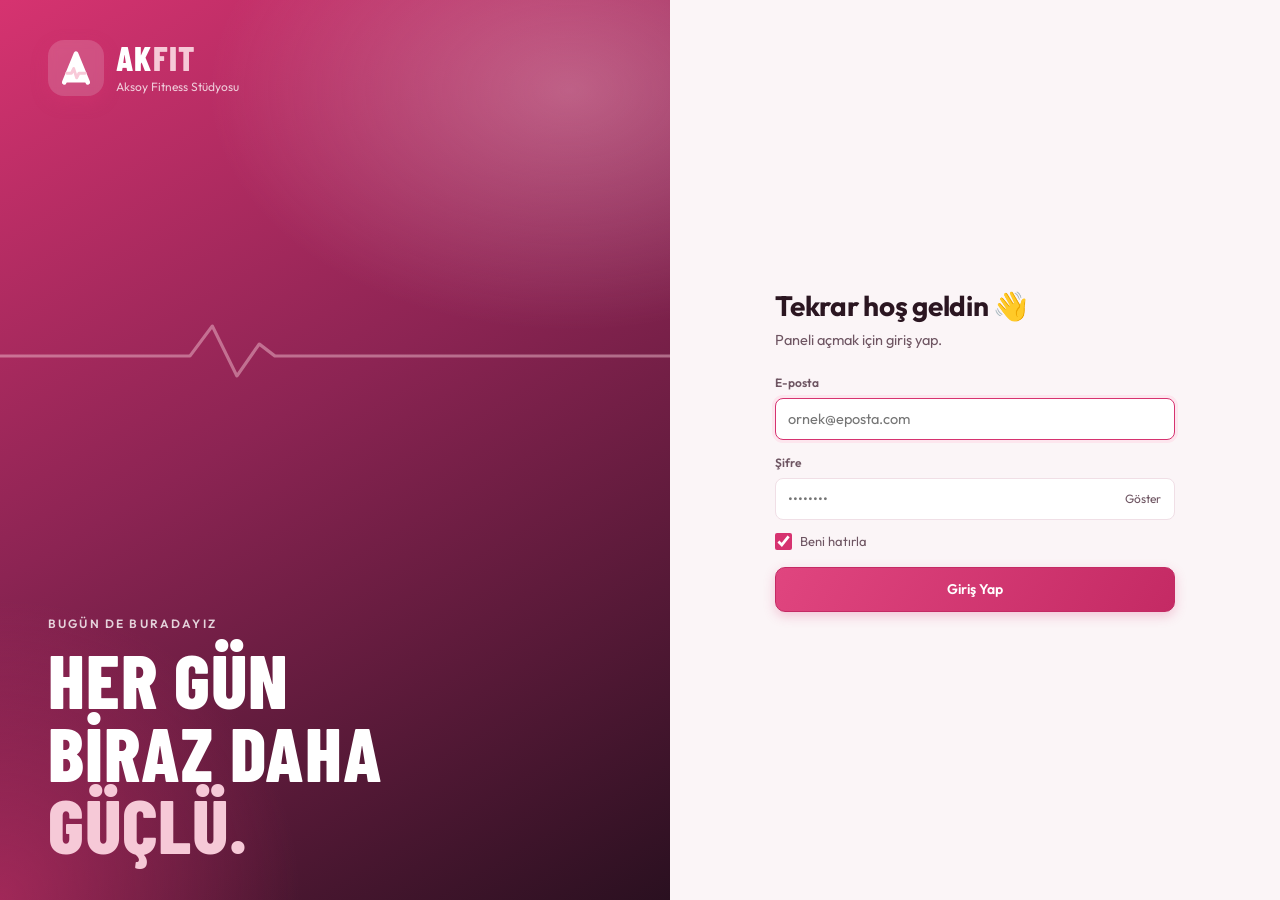
<file: index.html>
<!doctype html>
<html lang="tr">
<head>
  <meta charset="utf-8">
  <meta name="viewport" content="width=device-width, initial-scale=1">
  <title>Akfit · Aksoy Fitness Stüdyosu</title>
  <meta name="description" content="Akfit Aksoy Fitness Stüdyosu üyelik, turnike ve antrenman programı yönetim paneli">
  <link rel="icon" href="data:image/svg+xml,%3Csvg xmlns=%27http://www.w3.org/2000/svg%27 viewBox=%270 0 64 64%27%3E%3Crect width=%2764%27 height=%2764%27 rx=%2716%27 fill=%27%23d63370%27/%3E%3Cg fill=%27none%27 stroke=%27white%27 stroke-linecap=%27round%27 stroke-linejoin=%27round%27%3E%3Cpath d=%27M14 54 L32 10 L50 54%27 stroke-width=%277%27/%3E%3Cpath d=%27M18 40 H25 L28.5 33 L33 47 L36.5 40 H46%27 stroke=%27%23f8c9d8%27 stroke-width=%274.5%27/%3E%3C/g%3E%3C/svg%3E">
  <link rel="stylesheet" href="css/fonts.css?v=6">
  <link rel="stylesheet" href="css/style.css?v=6">
  <script>
    try { const t = localStorage.getItem('tema'); if (t) document.documentElement.dataset.theme = t; } catch (e) {}
  </script>
</head>
<body>
  <!-- GİRİŞ EKRANI -->
  <section id="login-screen" class="login-screen" hidden>
    <div class="login-hero">
      <div class="brand brand-lg">
        <span class="brand-logo" aria-hidden="true"><svg viewBox="0 0 64 64" fill="none" stroke="currentColor" stroke-linecap="round" stroke-linejoin="round"><path d="M14 54 L32 10 L50 54" stroke-width="7"/><path d="M18 40 H25 L28.5 33 L33 47 L36.5 40 H46" stroke-width="4.5"/></svg></span>
        <div><div class="brand-name">AK<span>FIT</span></div><div class="brand-sub">Aksoy Fitness Stüdyosu</div></div>
      </div>
      <div class="hero-copy">
        <p class="hero-kicker">Bugün de buradayız</p>
        <h1>Her gün<br>biraz daha<br><em>güçlü.</em></h1>
      </div>
      <div class="hero-pulse" aria-hidden="true"><svg viewBox="0 0 600 80" preserveAspectRatio="none"><path d="M0 50 H170 L190 20 L212 70 L232 38 L246 50 H600" fill="none" stroke="currentColor" stroke-width="3" stroke-linecap="round" stroke-linejoin="round"/></svg></div>
    </div>
    <div class="login-side">
      <div class="login-card">
        <h2>Tekrar hoş geldin 👋</h2>
        <p class="login-lead">Paneli açmak için giriş yap.</p>
        <form id="login-form" novalidate>
          <label class="field">
            <span>E-posta</span>
            <input type="email" name="email" autocomplete="username" required placeholder="ornek@eposta.com">
          </label>
          <label class="field">
            <span>Şifre</span>
            <div class="pw-wrap">
              <input type="password" name="password" autocomplete="current-password" required placeholder="••••••••">
              <button type="button" class="pw-toggle" aria-label="Şifreyi göster">Göster</button>
            </div>
          </label>
          <label class="remember"><input type="checkbox" name="hatirla" checked> Beni hatırla</label>
          <p class="form-error" id="login-error" role="alert" hidden></p>
          <button type="submit" class="btn btn-primary btn-block">Giriş Yap</button>
        </form>
      </div>
    </div>
  </section>

  <!-- UYGULAMA -->
  <div id="app" class="app" hidden>
    <aside class="sidebar" id="sidebar">
      <div class="brand">
        <span class="brand-logo" aria-hidden="true">
          <svg viewBox="0 0 64 64" fill="none" stroke="currentColor" stroke-linecap="round" stroke-linejoin="round"><path d="M14 54 L32 10 L50 54" stroke-width="7"/><path d="M18 40 H25 L28.5 33 L33 47 L36.5 40 H46" stroke-width="4.5"/></svg>
        </span>
        <div>
          <div class="brand-name">AK<span>FIT</span></div>
          <div class="brand-sub">Aksoy Fitness Stüdyosu</div>
        </div>
      </div>
      <nav class="nav" id="nav">
        <a href="#/panel" data-route="panel"><svg viewBox="0 0 24 24"><path d="M3 13h8V3H3zm0 8h8v-6H3zm10 0h8V11h-8zm0-18v6h8V3z"/></svg>Gösterge Paneli</a>
        <a href="#/turnike" data-route="turnike"><svg viewBox="0 0 24 24"><path d="M10 17l5-5-5-5v3H3v4h7zm9-14h-8v2h8v14h-8v2h8a2 2 0 0 0 2-2V5a2 2 0 0 0-2-2z"/></svg>Turnike<span class="nav-badge" id="badge-icerde" hidden></span></a>
        <a href="#/uyeler" data-route="uyeler"><svg viewBox="0 0 24 24"><path d="M16 11a3 3 0 1 0 0-6 3 3 0 0 0 0 6zm-8 0a3 3 0 1 0 0-6 3 3 0 0 0 0 6zm0 2c-2.7 0-8 1.3-8 4v3h16v-3c0-2.7-5.3-4-8-4zm8 0c-.3 0-.7 0-1.1.1A4.2 4.2 0 0 1 17 17v3h7v-3c0-2.7-5.3-4-8-4z"/></svg>Üyeler<span class="nav-badge warn" id="badge-bitiyor" hidden></span></a>
        <a href="#/gecmis" data-route="gecmis"><svg viewBox="0 0 24 24"><path d="M13 3a9 9 0 0 0-9 9H1l4 4 4-4H6a7 7 0 1 1 2 4.9l-1.4 1.4A9 9 0 1 0 13 3zm-1 5v5l4.3 2.5.7-1.2-3.5-2.1V8z"/></svg>Giriş-Çıkış Geçmişi</a>
        <a href="#/programlar" data-route="programlar"><svg viewBox="0 0 24 24"><path d="M20.6 14.9l1.4-1.4-1.4-1.4-3.6 3.6-8.5-8.5L12.1 3.6 10.7 2.2 9.3 3.6 7.9 2.2 5.8 4.3 4.3 2.9 2.9 4.3l1.4 1.4-2.1 2.1 1.4 1.4-1.4 1.4 1.4 1.4 1.4-1.4 8.5 8.5-3.6 3.6 1.4 1.4 1.4-1.4 1.4 1.4 2.1-2.1 1.4 1.4 1.4-1.4-1.4-1.4 2.1-2.1z"/></svg>Antrenman &amp; Kadro</a>
        <a href="#/basvurular" data-route="basvurular"><svg viewBox="0 0 24 24"><path d="M20 4H4a2 2 0 0 0-2 2v12a2 2 0 0 0 2 2h16a2 2 0 0 0 2-2V6a2 2 0 0 0-2-2zm0 4l-8 5-8-5V6l8 5 8-5z"/></svg>Başvurular<span class="nav-badge warn" id="badge-basvuru" hidden></span></a>
        <a href="#/raporlar" data-route="raporlar"><svg viewBox="0 0 24 24"><path d="M5 9h3v11H5zm5.5-5h3v16h-3zM16 13h3v7h-3z"/></svg>Raporlar</a>
        <a href="#/ayarlar" data-route="ayarlar"><svg viewBox="0 0 24 24"><path d="M19.4 13a7.5 7.5 0 0 0 0-2l2.1-1.6-2-3.5-2.5 1a7.4 7.4 0 0 0-1.7-1L15 3h-4l-.4 2.7a7.4 7.4 0 0 0-1.7 1l-2.5-1-2 3.5L6.6 11a7.5 7.5 0 0 0 0 2l-2.1 1.6 2 3.5 2.5-1c.5.4 1.1.7 1.7 1L11 21h4l.4-2.7c.6-.3 1.2-.6 1.7-1l2.5 1 2-3.5zM13 15.5a3.5 3.5 0 1 1 0-7 3.5 3.5 0 0 1 0 7z" transform="translate(-1 0)"/></svg>Salon Ayarları</a>
        <a href="salon.html" target="_blank" rel="noopener"><svg viewBox="0 0 24 24"><path d="M12 2a10 10 0 1 0 0 20 10 10 0 0 0 0-20zm6.9 6h-3a15.6 15.6 0 0 0-1.4-3.6A8 8 0 0 1 18.9 8zM12 4a14 14 0 0 1 1.9 4h-3.8A14 14 0 0 1 12 4zM4.3 14a8.2 8.2 0 0 1 0-4h3.4a16.5 16.5 0 0 0 0 4zm.8 2h3a15.6 15.6 0 0 0 1.4 3.6A8 8 0 0 1 5.1 16zm3-8h-3a8 8 0 0 1 4.3-3.6C8.9 5.5 8.4 6.7 8.1 8zM12 20a14 14 0 0 1-1.9-4h3.8A14 14 0 0 1 12 20zm2.3-6H9.7a14.7 14.7 0 0 1 0-4h4.6a14.7 14.7 0 0 1 0 4zm.3 5.6a15.6 15.6 0 0 0 1.4-3.6h3a8 8 0 0 1-4.4 3.6zm1.7-5.6a16.5 16.5 0 0 0 0-4h3.4a8.2 8.2 0 0 1 0 4z"/></svg>Salon Sayfası ↗</a>
      </nav>
      <div class="sidebar-foot">
        <div class="side-quote" id="side-quote"></div>
        <div class="db-chip" title="Bağlı veritabanı"><span class="dot"></span>Supabase · PostgreSQL</div>
        <div class="side-credit">Akfit v1.0 · Yağmur Aksoy</div>
      </div>
    </aside>
    <div class="sidebar-backdrop" id="sidebar-backdrop"></div>

    <div class="main">
      <header class="topbar">
        <button class="icon-btn menu-btn" id="menu-btn" aria-label="Menüyü aç">
          <svg viewBox="0 0 24 24"><path d="M3 6h18v2H3zm0 5h18v2H3zm0 5h18v2H3z"/></svg>
        </button>
        <h1 class="page-title" id="page-title">Gösterge Paneli</h1>
        <div class="topbar-right">
          <div class="clock" id="clock" title="İstanbul saati"></div>
          <button class="icon-btn" id="theme-btn" aria-label="Tema değiştir" title="Açık / koyu tema">
            <svg viewBox="0 0 24 24"><path d="M12 3a9 9 0 1 0 9 9c0-.5 0-1-.1-1.4A5.5 5.5 0 0 1 13.4 3.1L12 3z"/></svg>
          </button>
          <div class="user-menu">
            <button class="user-btn" id="user-btn" aria-haspopup="true">
              <span class="avatar" id="user-avatar">Y</span>
              <span class="user-email" id="user-email"></span>
            </button>
            <div class="dropdown" id="user-dropdown" hidden>
              <button id="pw-change-btn">Şifre değiştir</button>
              <button id="logout-btn">Çıkış yap</button>
            </div>
          </div>
        </div>
      </header>
      <main id="view" class="view" tabindex="-1"></main>
    </div>
  </div>

  <div id="modal-root"></div>
  <div id="toast-root" class="toast-root" aria-live="polite"></div>

  <script src="vendor/supabase.js"></script>
  <script src="vendor/chart.umd.min.js"></script>
  <script src="js/config.js?v=6"></script>
  <script src="js/app.js?v=6"></script>
</body>
</html>
</file>
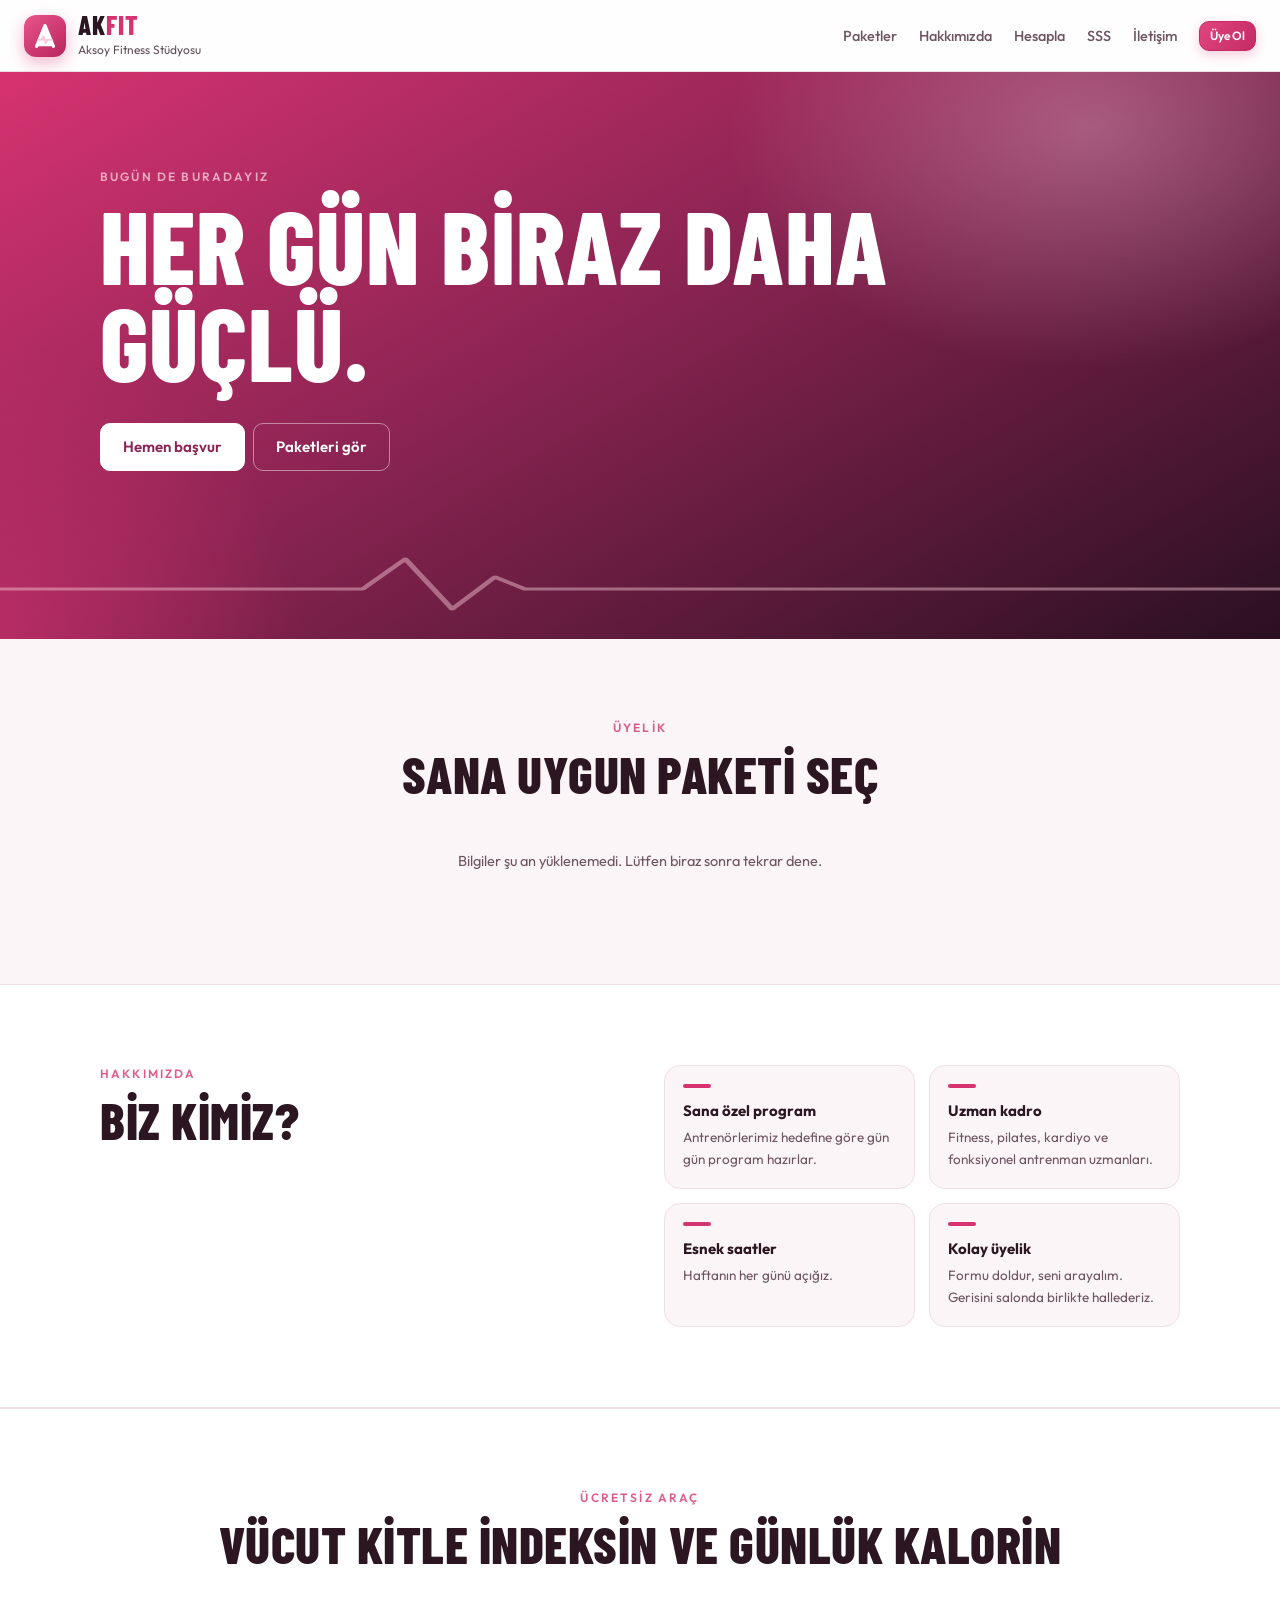
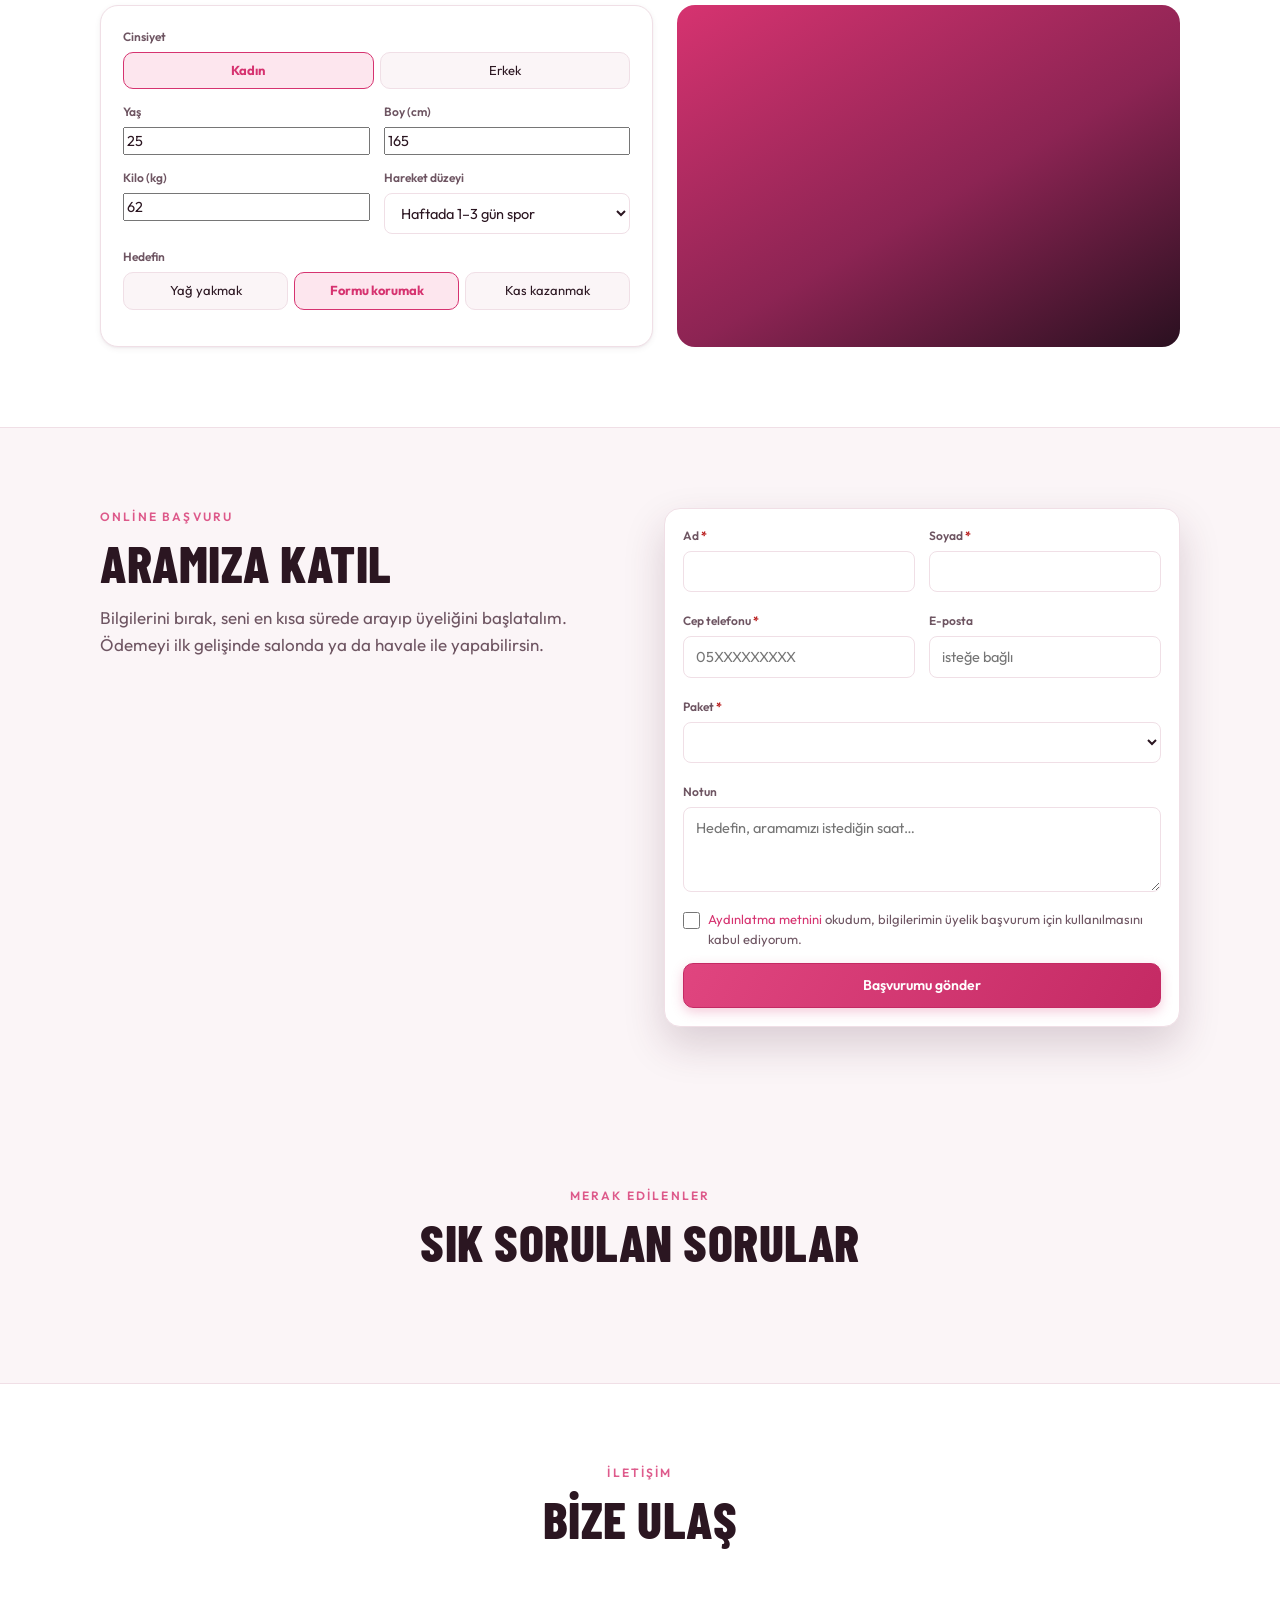
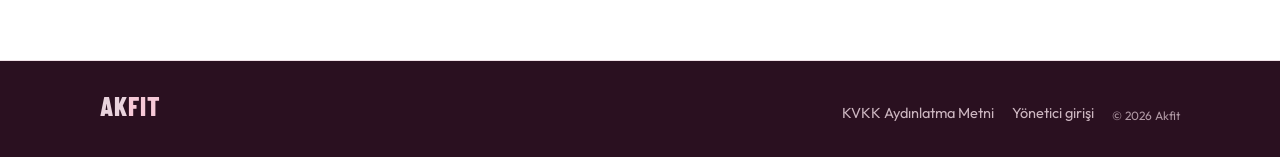
<file: salon.html>
<!doctype html>
<html lang="tr">
<head>
  <meta charset="utf-8">
  <meta name="viewport" content="width=device-width, initial-scale=1">
  <title>Akfit · Aksoy Fitness Stüdyosu</title>
  <meta name="description" content="Üyelik paketleri, çalışma saatleri, iletişim ve online üyelik başvurusu.">
  <link rel="icon" href="data:image/svg+xml,%3Csvg xmlns=%27http://www.w3.org/2000/svg%27 viewBox=%270 0 64 64%27%3E%3Crect width=%2764%27 height=%2764%27 rx=%2716%27 fill=%27%23d63370%27/%3E%3Cg fill=%27none%27 stroke=%27white%27 stroke-linecap=%27round%27 stroke-linejoin=%27round%27%3E%3Cpath d=%27M14 54 L32 10 L50 54%27 stroke-width=%277%27/%3E%3Cpath d=%27M18 40 H25 L28.5 33 L33 47 L36.5 40 H46%27 stroke=%27%23f8c9d8%27 stroke-width=%274.5%27/%3E%3C/g%3E%3C/svg%3E">
  <link rel="stylesheet" href="css/fonts.css?v=6">
  <link rel="stylesheet" href="css/style.css?v=6">
  <link rel="stylesheet" href="css/salon.css?v=6">
  <script>
    try { const t = localStorage.getItem('tema'); if (t) document.documentElement.dataset.theme = t; } catch (e) {}
  </script>
</head>
<body class="site">
  <div class="demo-bar" id="demo-bar" hidden></div>
  <div class="promo" id="promo" hidden><span id="promo-text"></span> <a href="#basvuru" data-need="basvuru">Başvur</a><button type="button" id="promo-x" aria-label="Kapat">✕</button></div>
  <header class="site-nav">
    <a class="brand" href="#top" aria-label="Ana sayfa">
      <span class="brand-logo" aria-hidden="true"><svg viewBox="0 0 64 64" fill="none" stroke="currentColor" stroke-linecap="round" stroke-linejoin="round"><path d="M14 54 L32 10 L50 54" stroke-width="7"/><path d="M18 40 H25 L28.5 33 L33 47 L36.5 40 H46" stroke-width="4.5"/></svg></span>
      <span><span class="brand-name" data-s="brand">AK<span>FIT</span></span><span class="brand-sub" data-s="salon_tam_adi">Aksoy Fitness Stüdyosu</span></span>
    </a>
    <nav class="site-links">
      <a href="#paketler">Paketler</a>
      <a href="#hakkimizda">Hakkımızda</a>
      <a href="#hesapla">Hesapla</a>
      <a href="#sss">SSS</a>
      <a href="#iletisim">İletişim</a>
      <a class="btn btn-primary btn-sm" href="#basvuru" data-need="basvuru">Üye Ol</a>
    </nav>
  </header>

  <main id="top">
    <section class="s-hero">
      <div class="s-wrap">
        <p class="hero-kicker" data-s="sehir_kicker">Bugün de buradayız</p>
        <h1 data-s="slogan">Her gün biraz daha güçlü.</h1>
        <div class="btn-row hero-cta">
          <a class="btn btn-light" href="#basvuru" data-need="basvuru">Hemen başvur</a>
          <a class="btn btn-ghost" href="#paketler">Paketleri gör</a>
        </div>
        <ul class="hero-facts" id="hero-facts"></ul>
      </div>
      <div class="hero-pulse" aria-hidden="true"><svg viewBox="0 0 600 80" preserveAspectRatio="none"><path d="M0 50 H170 L190 20 L212 70 L232 38 L246 50 H600" fill="none" stroke="currentColor" stroke-width="3" stroke-linecap="round" stroke-linejoin="round"/></svg></div>
    </section>

    <section class="s-section" id="paketler">
      <div class="s-wrap">
        <div class="s-head"><p class="hero-kicker">Üyelik</p><h2>Sana uygun paketi seç</h2></div>
        <p class="demo-note" id="demo-note" hidden><span>Fiyatlar örnektir. Salon kendi paketlerini ve fiyatlarını panelden girer.</span></p>
        <div class="pkg-grid" id="pkg-grid"><div class="loading"><div class="spinner"></div></div></div>
        <p class="muted small center" id="odeme-not"></p>
      </div>
    </section>

    <section class="s-section alt" id="hakkimizda">
      <div class="s-wrap two">
        <div>
          <p class="hero-kicker">Hakkımızda</p>
          <h2>Biz kimiz?</h2>
          <p class="lead" data-s="hakkimizda"></p>
        </div>
        <ul class="features">
          <li><b>Sana özel program</b><span>Antrenörlerimiz hedefine göre gün gün program hazırlar.</span></li>
          <li><b>Uzman kadro</b><span>Fitness, pilates, kardiyo ve fonksiyonel antrenman uzmanları.</span></li>
          <li><b>Esnek saatler</b><span data-s="calisma_saatleri">Haftanın her günü açığız.</span></li>
          <li><b>Kolay üyelik</b><span>Formu doldur, seni arayalım. Gerisini salonda birlikte hallederiz.</span></li>
        </ul>
      </div>
    </section>

    <section class="s-section" id="kadro" hidden>
      <div class="s-wrap">
        <div class="s-head"><p class="hero-kicker">Kadromuz</p><h2>Seni çalıştıracak ekip</h2></div>
        <div class="team-grid" id="team-grid"></div>
      </div>
    </section>

    <section class="s-section alt" id="hesapla">
      <div class="s-wrap">
        <div class="s-head"><p class="hero-kicker">Ücretsiz araç</p><h2>Vücut kitle indeksin ve günlük kalorin</h2></div>
        <div class="calc">
          <form id="calc-form" novalidate>
            <div class="form-grid">
              <div class="field full"><span>Cinsiyet</span><div class="seg"><label><input type="radio" name="cins" value="K" checked><span>Kadın</span></label><label><input type="radio" name="cins" value="E"><span>Erkek</span></label></div></div>
              <label class="field"><span>Yaş</span><input type="number" name="yas" min="14" max="90" value="25" inputmode="numeric"></label>
              <label class="field"><span>Boy (cm)</span><input type="number" name="boy" min="120" max="230" value="165" inputmode="numeric"></label>
              <label class="field"><span>Kilo (kg)</span><input type="number" name="kilo" min="30" max="250" value="62" inputmode="decimal" step="0.1"></label>
              <label class="field"><span>Hareket düzeyi</span><select name="akt">
                <option value="1.2">Hareketsiz (masa başı)</option>
                <option value="1.375" selected>Haftada 1–3 gün spor</option>
                <option value="1.55">Haftada 3–5 gün spor</option>
                <option value="1.725">Haftada 6–7 gün spor</option>
              </select></label>
              <div class="field full"><span>Hedefin</span><div class="seg"><label><input type="radio" name="hedef" value="-400"><span>Yağ yakmak</span></label><label><input type="radio" name="hedef" value="0" checked><span>Formu korumak</span></label><label><input type="radio" name="hedef" value="300"><span>Kas kazanmak</span></label></div></div>
            </div>
          </form>
          <div class="calc-out" id="calc-out" aria-live="polite"></div>
        </div>
      </div>
    </section>

    <section class="s-section" id="basvuru" data-need="basvuru">
      <div class="s-wrap two">
        <div>
          <p class="hero-kicker">Online başvuru</p>
          <h2>Aramıza katıl</h2>
          <p class="lead">Bilgilerini bırak, seni en kısa sürede arayıp üyeliğini başlatalım. Ödemeyi ilk gelişinde salonda ya da havale ile yapabilirsin.</p>
          <div class="pay-box" id="pay-box" hidden>
            <b>Havale / EFT bilgileri</b>
            <div class="iban" id="iban-text"></div>
            <div class="muted small" id="iban-alici"></div>
            <button type="button" class="btn btn-sm" id="iban-copy">IBAN'ı kopyala</button>
          </div>
        </div>
        <form class="card apply" id="apply-form" novalidate>
          <div class="card-body">
            <div id="apply-ok" class="gate-result ok" hidden></div>
            <p class="form-error" id="apply-err" hidden></p>
            <div class="form-grid">
              <label class="field"><span>Ad <b class="req">*</b></span><input type="text" name="ad" maxlength="50" autocomplete="given-name"><small class="field-err"></small></label>
              <label class="field"><span>Soyad <b class="req">*</b></span><input type="text" name="soyad" maxlength="50" autocomplete="family-name"><small class="field-err"></small></label>
              <label class="field"><span>Cep telefonu <b class="req">*</b></span><input type="tel" name="telefon" maxlength="14" inputmode="numeric" placeholder="05XXXXXXXXX" autocomplete="tel"><small class="field-err"></small></label>
              <label class="field"><span>E-posta</span><input type="email" name="eposta" maxlength="100" placeholder="isteğe bağlı" autocomplete="email"><small class="field-err"></small></label>
              <label class="field full"><span>Paket <b class="req">*</b></span><select name="paket_id"></select><small class="field-err"></small></label>
              <label class="field full"><span>Notun</span><textarea name="mesaj" rows="3" maxlength="500" placeholder="Hedefin, aramamızı istediğin saat…"></textarea></label>
              <label class="hp" aria-hidden="true">Web sitesi <input type="text" name="website" tabindex="-1" autocomplete="off"></label>
              <label class="remember full"><input type="checkbox" name="kvkk"> <span><a href="#" id="kvkk-link">Aydınlatma metnini</a> okudum, bilgilerimin üyelik başvurum için kullanılmasını kabul ediyorum.</span></label>
              <small class="field-err full" id="kvkk-err"></small>
            </div>
            <button type="submit" class="btn btn-primary btn-block">Başvurumu gönder</button>
          </div>
        </form>
      </div>
    </section>

    <section class="s-section" id="sss">
      <div class="s-wrap">
        <div class="s-head"><p class="hero-kicker">Merak edilenler</p><h2>Sık sorulan sorular</h2></div>
        <div class="faq" id="faq"></div>
      </div>
    </section>

    <section class="s-section alt" id="iletisim">
      <div class="s-wrap">
        <div class="s-head"><p class="hero-kicker">İletişim</p><h2>Bize ulaş</h2></div>
        <div class="contact-grid" id="contact-grid"></div>
      </div>
    </section>
  </main>

  <footer class="site-foot">
    <div class="s-wrap foot-row">
      <div>
        <div class="brand-name" data-s="brand">AK<span>FIT</span></div>
        <div class="small" id="foot-legal"></div>
      </div>
      <div class="foot-links">
        <a href="#" id="kvkk-link2">KVKK Aydınlatma Metni</a>
        <a href="./">Yönetici girişi</a>
        <span class="small">© <span id="yil"></span> <span data-s="salon_adi">Akfit</span></span>
      </div>
    </div>
  </footer>

  <a class="wa-fab" id="wa-fab" href="#" target="_blank" rel="noopener" hidden aria-label="WhatsApp'tan yaz">
    <svg viewBox="0 0 32 32"><path d="M16 3a13 13 0 0 0-11.2 19.6L3 29l6.6-1.7A13 13 0 1 0 16 3zm0 23.7c-2 0-4-.5-5.7-1.6l-.4-.2-3.9 1 1-3.8-.3-.4A10.7 10.7 0 1 1 16 26.7zm5.9-8c-.3-.2-1.9-1-2.2-1-.3-.1-.5-.2-.7.1l-1 1.2c-.2.2-.4.3-.7.1a8.8 8.8 0 0 1-4.4-3.8c-.3-.6.3-.5 1-1.7.1-.2 0-.4 0-.6l-1-2.4c-.3-.6-.5-.5-.7-.5h-.6c-.2 0-.6.1-.9.4-.3.3-1.1 1.1-1.1 2.7s1.2 3.1 1.3 3.3c.2.2 2.3 3.5 5.5 4.9 2 .9 2.8.9 3.8.8.6-.1 1.9-.8 2.2-1.5.3-.8.3-1.4.2-1.5l-.7-.5z" fill="currentColor"/></svg>
    <span>WhatsApp</span>
  </a>

  <div id="modal-root"></div>
  <script src="vendor/supabase.js"></script>
  <script src="js/config.js?v=6"></script>
  <script src="js/demolar.js?v=6"></script>
  <script src="js/salon.js?v=6"></script>
</body>
</html>
</file>
<file: css/fonts.css>
/* outfit-latin-ext-400-normal */
@font-face {
  font-family: 'Outfit';
  font-style: normal;
  font-display: swap;
  font-weight: 400;
  src: url(../fonts/outfit-latin-ext-400-normal.woff2) format('woff2');
  unicode-range: U+0100-02AF,U+0304,U+0308,U+0329,U+1E00-1E9F,U+1EF2-1EFF,U+2020,U+20A0-20AB,U+20AD-20C0,U+2113,U+2C60-2C7F,U+A720-A7FF;
}
/* outfit-latin-400-normal */
@font-face {
  font-family: 'Outfit';
  font-style: normal;
  font-display: swap;
  font-weight: 400;
  src: url(../fonts/outfit-latin-400-normal.woff2) format('woff2');
  unicode-range: U+0000-00FF,U+0131,U+0152-0153,U+02BB-02BC,U+02C6,U+02DA,U+02DC,U+0304,U+0308,U+0329,U+2000-206F,U+2074,U+20AC,U+2122,U+2191,U+2193,U+2212,U+2215,U+FEFF,U+FFFD;
}
/* outfit-latin-ext-500-normal */
@font-face {
  font-family: 'Outfit';
  font-style: normal;
  font-display: swap;
  font-weight: 500;
  src: url(../fonts/outfit-latin-ext-500-normal.woff2) format('woff2');
  unicode-range: U+0100-02AF,U+0304,U+0308,U+0329,U+1E00-1E9F,U+1EF2-1EFF,U+2020,U+20A0-20AB,U+20AD-20C0,U+2113,U+2C60-2C7F,U+A720-A7FF;
}
/* outfit-latin-500-normal */
@font-face {
  font-family: 'Outfit';
  font-style: normal;
  font-display: swap;
  font-weight: 500;
  src: url(../fonts/outfit-latin-500-normal.woff2) format('woff2');
  unicode-range: U+0000-00FF,U+0131,U+0152-0153,U+02BB-02BC,U+02C6,U+02DA,U+02DC,U+0304,U+0308,U+0329,U+2000-206F,U+2074,U+20AC,U+2122,U+2191,U+2193,U+2212,U+2215,U+FEFF,U+FFFD;
}
/* outfit-latin-ext-600-normal */
@font-face {
  font-family: 'Outfit';
  font-style: normal;
  font-display: swap;
  font-weight: 600;
  src: url(../fonts/outfit-latin-ext-600-normal.woff2) format('woff2');
  unicode-range: U+0100-02AF,U+0304,U+0308,U+0329,U+1E00-1E9F,U+1EF2-1EFF,U+2020,U+20A0-20AB,U+20AD-20C0,U+2113,U+2C60-2C7F,U+A720-A7FF;
}
/* outfit-latin-600-normal */
@font-face {
  font-family: 'Outfit';
  font-style: normal;
  font-display: swap;
  font-weight: 600;
  src: url(../fonts/outfit-latin-600-normal.woff2) format('woff2');
  unicode-range: U+0000-00FF,U+0131,U+0152-0153,U+02BB-02BC,U+02C6,U+02DA,U+02DC,U+0304,U+0308,U+0329,U+2000-206F,U+2074,U+20AC,U+2122,U+2191,U+2193,U+2212,U+2215,U+FEFF,U+FFFD;
}
/* outfit-latin-ext-700-normal */
@font-face {
  font-family: 'Outfit';
  font-style: normal;
  font-display: swap;
  font-weight: 700;
  src: url(../fonts/outfit-latin-ext-700-normal.woff2) format('woff2');
  unicode-range: U+0100-02AF,U+0304,U+0308,U+0329,U+1E00-1E9F,U+1EF2-1EFF,U+2020,U+20A0-20AB,U+20AD-20C0,U+2113,U+2C60-2C7F,U+A720-A7FF;
}
/* outfit-latin-700-normal */
@font-face {
  font-family: 'Outfit';
  font-style: normal;
  font-display: swap;
  font-weight: 700;
  src: url(../fonts/outfit-latin-700-normal.woff2) format('woff2');
  unicode-range: U+0000-00FF,U+0131,U+0152-0153,U+02BB-02BC,U+02C6,U+02DA,U+02DC,U+0304,U+0308,U+0329,U+2000-206F,U+2074,U+20AC,U+2122,U+2191,U+2193,U+2212,U+2215,U+FEFF,U+FFFD;
}
/* outfit-latin-ext-800-normal */
@font-face {
  font-family: 'Outfit';
  font-style: normal;
  font-display: swap;
  font-weight: 800;
  src: url(../fonts/outfit-latin-ext-800-normal.woff2) format('woff2');
  unicode-range: U+0100-02AF,U+0304,U+0308,U+0329,U+1E00-1E9F,U+1EF2-1EFF,U+2020,U+20A0-20AB,U+20AD-20C0,U+2113,U+2C60-2C7F,U+A720-A7FF;
}
/* outfit-latin-800-normal */
@font-face {
  font-family: 'Outfit';
  font-style: normal;
  font-display: swap;
  font-weight: 800;
  src: url(../fonts/outfit-latin-800-normal.woff2) format('woff2');
  unicode-range: U+0000-00FF,U+0131,U+0152-0153,U+02BB-02BC,U+02C6,U+02DA,U+02DC,U+0304,U+0308,U+0329,U+2000-206F,U+2074,U+20AC,U+2122,U+2191,U+2193,U+2212,U+2215,U+FEFF,U+FFFD;
}
/* barlow-condensed-latin-ext-600-normal */
@font-face {
  font-family: 'Barlow Condensed';
  font-style: normal;
  font-display: swap;
  font-weight: 600;
  src: url(../fonts/barlow-condensed-latin-ext-600-normal.woff2) format('woff2');
  unicode-range: U+0100-02AF,U+0304,U+0308,U+0329,U+1E00-1E9F,U+1EF2-1EFF,U+2020,U+20A0-20AB,U+20AD-20C0,U+2113,U+2C60-2C7F,U+A720-A7FF;
}
/* barlow-condensed-latin-600-normal */
@font-face {
  font-family: 'Barlow Condensed';
  font-style: normal;
  font-display: swap;
  font-weight: 600;
  src: url(../fonts/barlow-condensed-latin-600-normal.woff2) format('woff2');
  unicode-range: U+0000-00FF,U+0131,U+0152-0153,U+02BB-02BC,U+02C6,U+02DA,U+02DC,U+0304,U+0308,U+0329,U+2000-206F,U+2074,U+20AC,U+2122,U+2191,U+2193,U+2212,U+2215,U+FEFF,U+FFFD;
}
/* barlow-condensed-latin-ext-700-normal */
@font-face {
  font-family: 'Barlow Condensed';
  font-style: normal;
  font-display: swap;
  font-weight: 700;
  src: url(../fonts/barlow-condensed-latin-ext-700-normal.woff2) format('woff2');
  unicode-range: U+0100-02AF,U+0304,U+0308,U+0329,U+1E00-1E9F,U+1EF2-1EFF,U+2020,U+20A0-20AB,U+20AD-20C0,U+2113,U+2C60-2C7F,U+A720-A7FF;
}
/* barlow-condensed-latin-700-normal */
@font-face {
  font-family: 'Barlow Condensed';
  font-style: normal;
  font-display: swap;
  font-weight: 700;
  src: url(../fonts/barlow-condensed-latin-700-normal.woff2) format('woff2');
  unicode-range: U+0000-00FF,U+0131,U+0152-0153,U+02BB-02BC,U+02C6,U+02DA,U+02DC,U+0304,U+0308,U+0329,U+2000-206F,U+2074,U+20AC,U+2122,U+2191,U+2193,U+2212,U+2215,U+FEFF,U+FFFD;
}
/* barlow-condensed-latin-ext-800-normal */
@font-face {
  font-family: 'Barlow Condensed';
  font-style: normal;
  font-display: swap;
  font-weight: 800;
  src: url(../fonts/barlow-condensed-latin-ext-800-normal.woff2) format('woff2');
  unicode-range: U+0100-02AF,U+0304,U+0308,U+0329,U+1E00-1E9F,U+1EF2-1EFF,U+2020,U+20A0-20AB,U+20AD-20C0,U+2113,U+2C60-2C7F,U+A720-A7FF;
}
/* barlow-condensed-latin-800-normal */
@font-face {
  font-family: 'Barlow Condensed';
  font-style: normal;
  font-display: swap;
  font-weight: 800;
  src: url(../fonts/barlow-condensed-latin-800-normal.woff2) format('woff2');
  unicode-range: U+0000-00FF,U+0131,U+0152-0153,U+02BB-02BC,U+02C6,U+02DA,U+02DC,U+0304,U+0308,U+0329,U+2000-206F,U+2074,U+20AC,U+2122,U+2191,U+2193,U+2212,U+2215,U+FEFF,U+FFFD;
}
</file>
<file: css/style.css>
/* ================== TEMA ================== */
:root {
  --bg: #fbf5f7;
  --surface: #ffffff;
  --surface-2: #f9eef2;
  --border: #f0dfe6;
  --text: #2b1621;
  --text-2: #6e5562;
  --text-3: #a48a97;
  --primary: #d63370;
  --primary-600: #b8245c;
  --primary-soft: #fde6ee;
  --powder: #f6c9d7;
  --plum: #4a1d35;
  --ok: #15803d;      --ok-soft: #e7f6ec; --on-ok: #ffffff;
  --warn: #b45309;    --warn-soft: #fdf3e1;
  --bad: #b91c1c;     --bad-soft: #fde8e8;
  --info: #6d3fc0;    --info-soft: #f0e9fc;
  --muted-soft: #f3ebef;
  --shadow: 0 1px 2px rgba(74,29,53,.05), 0 2px 6px rgba(74,29,53,.06);
  --shadow-lg: 0 18px 40px rgba(74,29,53,.18);
  --radius: 16px;
  --sidebar: #2a1020;
  --sidebar-text: #e9d3dd;
  --font: "Outfit", system-ui, -apple-system, "Segoe UI", Roboto, sans-serif;
  --font-display: "Barlow Condensed", "Outfit", system-ui, sans-serif;
  color-scheme: light;
}
@media (prefers-color-scheme: dark) {
  :root:not([data-theme="light"]) {
    --bg: #150a10; --surface: #1f1118; --surface-2: #2a1720; --border: #3b2430;
    --text: #fbecf2; --text-2: #cfaebd; --text-3: #94788a;
    --primary: #ff5c93; --primary-600: #ff7aa7; --primary-soft: #431a2c; --powder: #6b2c45; --plum: #f6c9d7;
    --ok: #4ade80; --ok-soft: #13301f; --on-ok: #052e12; --warn: #fbbf24; --warn-soft: #362a10;
    --bad: #f87171; --bad-soft: #3a1818; --info: #b79cff; --info-soft: #261a44;
    --muted-soft: #2e1b25; --sidebar: #0f060b; --sidebar-text: #dcc0cc;
    --shadow: 0 1px 2px rgba(0,0,0,.4); --shadow-lg: 0 18px 40px rgba(0,0,0,.6);
    color-scheme: dark;
  }
}
:root[data-theme="dark"] {
  --bg: #150a10; --surface: #1f1118; --surface-2: #2a1720; --border: #3b2430;
  --text: #fbecf2; --text-2: #cfaebd; --text-3: #94788a;
  --primary: #ff5c93; --primary-600: #ff7aa7; --primary-soft: #431a2c; --powder: #6b2c45; --plum: #f6c9d7;
  --ok: #4ade80; --ok-soft: #13301f; --on-ok: #052e12; --warn: #fbbf24; --warn-soft: #362a10;
  --bad: #f87171; --bad-soft: #3a1818; --info: #b79cff; --info-soft: #261a44;
  --muted-soft: #2e1b25; --sidebar: #0f060b; --sidebar-text: #dcc0cc;
  --shadow: 0 1px 2px rgba(0,0,0,.4); --shadow-lg: 0 18px 40px rgba(0,0,0,.6);
  color-scheme: dark;
}

/* ================== TEMEL ================== */
* { box-sizing: border-box; }
html, body { margin: 0; height: 100%; }
body {
  background: var(--bg); color: var(--text);
  font: 14.5px/1.5 var(--font);
  -webkit-font-smoothing: antialiased;
}
[hidden] { display: none !important; }
a { color: var(--primary); text-decoration: none; }
a:hover { text-decoration: underline; }
h1, h2, h3 { margin: 0; line-height: 1.25; }
svg { width: 20px; height: 20px; fill: currentColor; flex: none; }
button, input, select, textarea { font: inherit; color: inherit; }
.muted { color: var(--text-2); }
.small { font-size: 12px; }
.num { font-variant-numeric: tabular-nums; }
.nowrap { white-space: nowrap; }

/* ================== GİRİŞ ================== */
.login-screen { min-height: 100%; display: grid; grid-template-columns: 1.1fr 1fr; background: var(--bg); }
.login-hero {
  position: relative; overflow: hidden; color: #fff; padding: 40px 48px; display: flex; flex-direction: column; justify-content: space-between;
  background:
    radial-gradient(600px 400px at 85% 10%, rgba(246,201,215,.35), transparent 60%),
    radial-gradient(500px 500px at 0% 100%, rgba(214,51,112,.55), transparent 60%),
    linear-gradient(150deg, #d63370 0%, #8c2453 45%, #2a1020 100%);
}
.login-hero .brand-logo { background: rgba(255,255,255,.16); backdrop-filter: blur(4px); }
.login-hero .brand-name span { color: #f6c9d7; }
.hero-copy { max-width: 460px; position: relative; z-index: 1; }
.hero-kicker { text-transform: uppercase; letter-spacing: .18em; font-size: 12px; font-weight: 600; opacity: .8; margin: 0 0 10px; }
.hero-copy h1 { font-family: var(--font-display); font-weight: 800; font-size: clamp(44px, 6vw, 76px); line-height: .95; text-transform: uppercase; letter-spacing: .01em; }
.hero-copy h1 em { font-style: normal; color: #f6c9d7; }
.hero-text { font-size: 16px; opacity: .85; margin: 18px 0 0; max-width: 360px; }
.hero-pulse { position: absolute; left: 0; right: 0; top: 34%; height: 80px; color: rgba(246,201,215,.45); }
.hero-pulse svg { width: 100%; height: 100%; }
.hero-pulse path { stroke-dasharray: 900; stroke-dashoffset: 900; animation: draw 2.4s ease-out .3s forwards; }
@keyframes draw { to { stroke-dashoffset: 0; } }
.login-side { display: flex; flex-direction: column; align-items: center; justify-content: center; padding: 32px 16px; gap: 18px; }
.login-card { width: 100%; max-width: 400px; }
.login-card h2 { font-size: 28px; font-weight: 700; letter-spacing: -.01em; }
.login-lead { color: var(--text-2); margin: 6px 0 24px; }
.login-note { margin: 20px 0 0; font-size: 12px; color: var(--text-3); }
.credit { font-size: 12px; color: var(--text-3); margin: 0; }
@media (max-width: 860px) {
  .login-screen { grid-template-columns: 1fr; }
  .login-hero { padding: 28px 20px 36px; gap: 28px; }
  .hero-copy h1 { font-size: 44px; }
  .hero-pulse { top: auto; bottom: 8px; height: 50px; }
}
.remember { display: flex; align-items: center; gap: 8px; margin: -2px 0 16px; font-size: 13px; color: var(--text-2); cursor: pointer; user-select: none; width: fit-content; }
.remember input { width: 17px; height: 17px; accent-color: var(--primary); margin: 0; }
.pw-wrap { position: relative; }
.pw-wrap input { padding-right: 72px; }
.pw-toggle {
  position: absolute; right: 6px; top: 50%; transform: translateY(-50%);
  border: 0; background: transparent; color: var(--text-2); font-size: 12px; cursor: pointer; padding: 6px 8px;
}

/* ================== DÜZEN ================== */
.app { display: flex; min-height: 100%; }
.sidebar {
  width: 248px; flex: none; background: var(--sidebar); color: var(--sidebar-text);
  display: flex; flex-direction: column; padding: 20px 14px; position: sticky; top: 0; height: 100vh;
}
.sidebar .brand { color: #fff; padding: 0 8px 20px; }
.brand { display: flex; align-items: center; gap: 12px; }
.brand-logo {
  width: 42px; height: 42px; border-radius: 12px; background: linear-gradient(140deg, #e8558b, #b8245c); color: #fff;
  box-shadow: 0 6px 16px rgba(214,51,112,.35);
  display: grid; place-items: center; flex: none;
}
.brand-logo svg { width: 30px; height: 30px; }
.brand-logo svg path + path { stroke: #f8c9d8; }
.brand-lg .brand-logo { width: 56px; height: 56px; border-radius: 16px; }
.brand-lg .brand-logo svg { width: 42px; height: 42px; }
.brand-name { font-family: var(--font-display); font-weight: 800; font-size: 26px; letter-spacing: .04em; line-height: 1; }
.brand-name span { color: #f6c9d7; }
.brand-lg .brand-name { font-size: 34px; }
.brand-sub { font-size: 12px; opacity: .75; margin-top: 3px; }
.nav { display: flex; flex-direction: column; gap: 2px; }
.nav a {
  display: flex; align-items: center; gap: 12px; padding: 10px 12px; border-radius: 8px;
  color: var(--sidebar-text); font-weight: 500;
}
.nav a:hover { background: rgba(246,201,215,.08); text-decoration: none; color: #fff; }
.nav a.active { background: linear-gradient(120deg, #d63370, #b8245c); color: #fff; box-shadow: 0 6px 14px rgba(214,51,112,.3); }
.nav a svg { opacity: .9; }
.nav-badge {
  margin-left: auto; background: rgba(255,255,255,.14); color: #fff; font-size: 11px; font-weight: 700;
  padding: 1px 8px; border-radius: 999px;
}
.nav-badge.warn { background: #f6c9d7; color: #4a1d35; }
.nav a.active .nav-badge { background: rgba(0,0,0,.2); color: #fff; }
.sidebar-foot { margin-top: auto; padding: 8px; display: flex; flex-direction: column; gap: 12px; }
.side-quote { font-size: 13px; line-height: 1.45; color: var(--sidebar-text); background: rgba(246,201,215,.07); border: 1px solid rgba(246,201,215,.12); border-radius: 12px; padding: 12px 14px; }
.side-quote b { display: block; color: #f6c9d7; font-size: 11px; letter-spacing: .12em; text-transform: uppercase; margin-bottom: 4px; }
.side-credit { font-size: 11px; opacity: .5; }
.db-chip { display: flex; align-items: center; gap: 8px; font-size: 12px; opacity: .75; }
.dot { width: 8px; height: 8px; border-radius: 50%; background: #22c55e; box-shadow: 0 0 0 3px rgba(34,197,94,.2); }

.main { flex: 1; min-width: 0; display: flex; flex-direction: column; }
.topbar {
  height: 64px; display: flex; align-items: center; gap: 12px; padding: 0 24px;
  background: var(--surface); border-bottom: 1px solid var(--border); position: sticky; top: 0; z-index: 20;
}
.page-title { font-size: 20px; font-weight: 700; flex: 1; min-width: 0; overflow: hidden; text-overflow: ellipsis; white-space: nowrap; }
.topbar-right { display: flex; align-items: center; gap: 8px; }
.clock { font-variant-numeric: tabular-nums; color: var(--text-2); font-size: 13px; padding: 0 8px; white-space: nowrap; }
.icon-btn {
  width: 38px; height: 38px; border-radius: 8px; border: 1px solid var(--border); background: var(--surface);
  display: grid; place-items: center; cursor: pointer; color: var(--text-2);
}
.icon-btn:hover { background: var(--surface-2); color: var(--text); }
.menu-btn { display: none; }
.user-menu { position: relative; }
.user-btn {
  display: flex; align-items: center; gap: 8px; border: 1px solid var(--border); background: var(--surface);
  border-radius: 999px; padding: 3px 12px 3px 3px; cursor: pointer;
}
.avatar {
  width: 30px; height: 30px; border-radius: 50%; background: var(--primary-soft); color: var(--primary);
  display: grid; place-items: center; font-weight: 700; font-size: 13px; flex: none;
}
.user-email { font-size: 13px; max-width: 200px; overflow: hidden; text-overflow: ellipsis; white-space: nowrap; }
.dropdown {
  position: absolute; right: 0; top: calc(100% + 6px); background: var(--surface); border: 1px solid var(--border);
  border-radius: 10px; box-shadow: var(--shadow-lg); min-width: 180px; padding: 6px; z-index: 50;
}
.dropdown button {
  display: block; width: 100%; text-align: left; border: 0; background: transparent; padding: 9px 12px;
  border-radius: 6px; cursor: pointer;
}
.dropdown button:hover { background: var(--surface-2); }
.view { padding: 24px; max-width: 1400px; width: 100%; margin: 0 auto; outline: none; }

/* ================== BİLEŞENLER ================== */
.card {
  background: var(--surface); border: 1px solid var(--border); border-radius: var(--radius);
  box-shadow: var(--shadow); min-width: 0;
}
.card-head {
  display: flex; align-items: center; justify-content: space-between; gap: 12px; flex-wrap: wrap;
  padding: 16px 18px; border-bottom: 1px solid var(--border);
}
.card-head h2 { font-size: 15px; font-weight: 700; }
.card-head .sub { font-size: 12px; color: var(--text-2); margin-top: 2px; }
.card-body { padding: 18px; }
.card-body.flush { padding: 0; }

.grid { display: grid; gap: 16px; }
.stats { grid-template-columns: repeat(auto-fit, minmax(170px, 1fr)); margin-bottom: 16px; }
.stats.six { grid-template-columns: repeat(6, minmax(0, 1fr)); }
@media (max-width: 1400px) { .stats.six { grid-template-columns: repeat(3, minmax(0, 1fr)); } }
.cols-2 { grid-template-columns: repeat(2, minmax(0, 1fr)); }
.cols-3 { grid-template-columns: 2fr 1fr; }
.mb { margin-bottom: 16px; }

.stat { padding: 16px 18px; display: flex; gap: 14px; align-items: flex-start; }
.stat-icon {
  width: 44px; height: 44px; border-radius: 14px; display: grid; place-items: center; flex: none;
  background: var(--primary-soft); color: var(--primary);
}
.stat-icon.ok { background: var(--ok-soft); color: var(--ok); }
.stat-icon.warn { background: var(--warn-soft); color: var(--warn); }
.stat-icon.info { background: var(--info-soft); color: var(--info); }
.stat-icon.bad { background: var(--bad-soft); color: var(--bad); }
.stat-label { font-size: 12px; color: var(--text-2); font-weight: 600; text-transform: uppercase; letter-spacing: .06em; }
.stat-value { font-family: var(--font-display); font-size: 34px; font-weight: 700; letter-spacing: .01em; font-variant-numeric: tabular-nums; line-height: 1.2; }
.stat-hint { font-size: 12px; color: var(--text-3); }

.btn {
  display: inline-flex; align-items: center; justify-content: center; gap: 6px; padding: 8px 14px;
  border-radius: 8px; border: 1px solid var(--border); background: var(--surface); cursor: pointer;
  font-weight: 600; font-size: 13px; white-space: nowrap; text-decoration: none !important; color: var(--text);
}
.btn:hover { background: var(--surface-2); }
.btn:disabled { opacity: .55; cursor: not-allowed; }
.btn svg { width: 16px; height: 16px; }
.btn-primary { background: linear-gradient(120deg, #e0457f, #c42a64); border-color: #c42a64; color: #fff; box-shadow: 0 4px 12px rgba(214,51,112,.25); }
.btn-primary:hover { background: var(--primary-600); border-color: var(--primary-600); }
.btn { border-radius: 10px; }
.btn-ok { background: var(--ok); border-color: var(--ok); color: var(--on-ok); }
.btn-ok:hover { filter: brightness(.95); background: var(--ok); }
.btn-bad { background: var(--surface); border-color: var(--bad); color: var(--bad); }
.btn-bad:hover { background: var(--bad-soft); }
.btn-sm { padding: 5px 10px; font-size: 12px; }
.btn-block { width: 100%; padding: 11px; font-size: 14px; }
.btn-row { display: flex; gap: 8px; flex-wrap: wrap; }

.badge {
  display: inline-flex; align-items: center; gap: 5px; padding: 2px 9px; border-radius: 999px;
  font-size: 12px; font-weight: 600; white-space: nowrap;
}
.badge::before { content: ""; width: 6px; height: 6px; border-radius: 50%; background: currentColor; }
.badge.ok { background: var(--ok-soft); color: var(--ok); }
.badge.warn { background: var(--warn-soft); color: var(--warn); }
.badge.bad { background: var(--bad-soft); color: var(--bad); }
.badge.info { background: var(--info-soft); color: var(--info); }
.badge.muted { background: var(--muted-soft); color: var(--text-2); }
.badge.plain::before { display: none; }

/* Form */
.field { display: flex; flex-direction: column; gap: 6px; margin-bottom: 14px; min-width: 0; }
.field > span { font-size: 12px; font-weight: 600; color: var(--text-2); }
.field .req { color: var(--bad); }
input[type=text], input[type=email], input[type=password], input[type=tel], input[type=date], input[type=search], select, textarea {
  width: 100%; padding: 9px 12px; border: 1px solid var(--border); border-radius: 8px; background: var(--surface);
  outline: none; min-height: 38px;
}
input:focus, select:focus, textarea:focus { border-color: var(--primary); box-shadow: 0 0 0 3px var(--primary-soft); }
input.invalid, select.invalid { border-color: var(--bad); }
.field-err { font-size: 12px; color: var(--bad); min-height: 0; }
.form-grid { display: grid; grid-template-columns: 1fr 1fr; gap: 0 14px; }
.form-grid .full { grid-column: 1 / -1; }
.form-error {
  background: var(--bad-soft); color: var(--bad); padding: 10px 12px; border-radius: 8px; font-size: 13px; margin: 0 0 14px;
}
.radio-row { display: flex; gap: 8px; }
.radio-row label {
  flex: 1; display: flex; align-items: center; justify-content: center; gap: 6px; border: 1px solid var(--border);
  border-radius: 8px; padding: 8px; cursor: pointer; min-height: 38px;
}
.radio-row input { accent-color: var(--primary); }
.radio-row label:has(input:checked) { border-color: var(--primary); background: var(--primary-soft); color: var(--primary); font-weight: 600; }

.toolbar { display: flex; gap: 10px; flex-wrap: wrap; align-items: center; padding: 14px 18px; border-bottom: 1px solid var(--border); }
.toolbar .grow { flex: 1; min-width: 200px; }
.toolbar select, .toolbar input[type=date] { width: auto; min-width: 140px; }
.search { position: relative; }
.search svg { position: absolute; left: 10px; top: 50%; transform: translateY(-50%); width: 16px; height: 16px; color: var(--text-3); }
.search input { padding-left: 34px; }

/* Tablo */
.table-wrap { overflow-x: auto; }
table { width: 100%; border-collapse: collapse; }
th, td { padding: 11px 14px; text-align: left; border-bottom: 1px solid var(--border); vertical-align: middle; }
th {
  font-size: 11px; text-transform: uppercase; letter-spacing: .04em; color: var(--text-3); font-weight: 700;
  background: var(--surface-2); white-space: nowrap; position: sticky; top: 0;
}
th.sortable { cursor: pointer; user-select: none; }
th.sortable:hover { color: var(--text); }
th .arr { opacity: .5; margin-left: 3px; }
tbody tr:last-child td { border-bottom: 0; }
tbody tr.clickable { cursor: pointer; }
tbody tr.clickable:hover td { background: var(--surface-2); }
td.r, th.r { text-align: right; }
.person { display: flex; align-items: center; gap: 10px; min-width: 0; }
.person .avatar { width: 32px; height: 32px; font-size: 12px; }
.person-name { font-weight: 600; white-space: nowrap; }
.person-sub { font-size: 12px; color: var(--text-3); white-space: nowrap; }
.empty { padding: 36px 16px; text-align: center; color: var(--text-3); }
.pager { display: flex; justify-content: space-between; align-items: center; gap: 12px; padding: 12px 18px; border-top: 1px solid var(--border); flex-wrap: wrap; }

/* Karşılama */
.hello {
  position: relative; overflow: hidden; border-radius: var(--radius); padding: 22px 24px; margin-bottom: 16px; color: #fff;
  background: radial-gradient(420px 220px at 100% 0%, rgba(246,201,215,.45), transparent 70%), linear-gradient(120deg, #d63370, #8c2453 60%, #4a1d35);
  display: flex; align-items: center; justify-content: space-between; gap: 16px; flex-wrap: wrap;
}
.hello h2 { font-family: var(--font-display); font-weight: 800; font-size: 34px; text-transform: uppercase; letter-spacing: .02em; line-height: 1.05; }
.hello p { margin: 6px 0 0; opacity: .9; font-size: 15px; max-width: 560px; }
.hello .btn { background: rgba(255,255,255,.16); border-color: rgba(255,255,255,.3); color: #fff; }
.hello .btn:hover { background: rgba(255,255,255,.26); }
.hello svg.hello-pulse { position: absolute; right: -10px; bottom: 6px; width: 340px; height: 60px; color: rgba(246,201,215,.35); pointer-events: none; }

/* Liste */
.list { list-style: none; margin: 0; padding: 0; }
.list li { display: flex; align-items: center; gap: 12px; padding: 11px 18px; border-bottom: 1px solid var(--border); }
.list li:last-child { border-bottom: 0; }
.list .grow { flex: 1; min-width: 0; }
.elapsed { font-variant-numeric: tabular-nums; font-weight: 600; color: var(--primary); font-size: 13px; }

.chart-box { position: relative; height: 260px; }
.chart-box.sm { height: 220px; }

/* Üye detay */
.profile { display: flex; gap: 18px; align-items: center; flex-wrap: wrap; }
.profile .avatar { width: 64px; height: 64px; font-size: 22px; }
.profile h2 { font-size: 22px; }
.kv { display: grid; grid-template-columns: 140px 1fr; gap: 10px 14px; margin: 0; }
.kv dt { color: var(--text-2); font-size: 13px; }
.kv dd { margin: 0; font-weight: 500; overflow-wrap: anywhere; }
.progress { height: 8px; background: var(--muted-soft); border-radius: 999px; overflow: hidden; margin-top: 8px; }
.progress > span { display: block; height: 100%; background: linear-gradient(90deg, #f6a5c0, #d63370); border-radius: 999px; }
.progress.warn > span { background: #f59e0b; }
.progress.bad > span { background: var(--bad); }

.tabs { display: flex; gap: 4px; border-bottom: 1px solid var(--border); margin-bottom: 16px; overflow-x: auto; }
.tabs button {
  border: 0; background: transparent; padding: 10px 14px; cursor: pointer; font-weight: 600; color: var(--text-2);
  border-bottom: 2px solid transparent; margin-bottom: -1px; white-space: nowrap;
}
.tabs button.active { color: var(--primary); border-bottom-color: var(--primary); }
.tabs button:hover { color: var(--text); }

.day-grid { display: grid; grid-template-columns: repeat(auto-fill, minmax(240px, 1fr)); gap: 12px; }
.day { border: 1px solid var(--border); border-radius: 10px; overflow: hidden; }
.day h4 { margin: 0; padding: 8px 12px; background: var(--surface-2); font-size: 13px; }
.day ol { margin: 0; padding: 8px 12px 8px 30px; }
.day li { padding: 4px 0; font-size: 13px; }
.day li small { display: block; color: var(--text-3); }

.prog-card { border: 1px solid var(--border); border-radius: 10px; margin-bottom: 12px; overflow: hidden; }
.prog-card > summary {
  list-style: none; cursor: pointer; padding: 14px 16px; display: flex; gap: 12px; align-items: center; flex-wrap: wrap;
}
.prog-card > summary::-webkit-details-marker { display: none; }
.prog-card > summary::after { content: "▸"; margin-left: auto; color: var(--text-3); transition: transform .15s; }
.prog-card[open] > summary::after { transform: rotate(90deg); }
.prog-card[open] > summary { border-bottom: 1px solid var(--border); }
.prog-body { padding: 14px 16px; }

pre.sql {
  background: var(--surface-2); border: 1px solid var(--border); border-radius: 8px; padding: 14px; overflow-x: auto;
  font: 12px/1.55 ui-monospace, SFMono-Regular, Menlo, Consolas, monospace; margin: 0;
}
details.sql-box { margin-top: 14px; }
details.sql-box summary { cursor: pointer; color: var(--primary); font-weight: 600; font-size: 13px; margin-bottom: 8px; }

/* Turnike */
.gate { display: grid; grid-template-columns: minmax(0, 1.3fr) minmax(0, 1fr); gap: 16px; }
.gate-search input { font-size: 16px; padding: 12px 14px 12px 40px; min-height: 48px; }
.gate-search svg { width: 20px; height: 20px; left: 12px; }
.gate-result {
  border-radius: 12px; padding: 16px 18px; margin-bottom: 16px; display: flex; gap: 12px; align-items: flex-start;
  border: 1px solid transparent; animation: pop .25s ease-out;
}
.gate-result.ok { background: var(--ok-soft); border-color: var(--ok); color: var(--ok); }
.gate-result.bad { background: var(--bad-soft); border-color: var(--bad); color: var(--bad); }
.gate-result.info { background: var(--info-soft); border-color: var(--info); color: var(--info); }
.gate-result strong { display: block; font-size: 15px; }
.gate-result p { margin: 2px 0 0; color: var(--text); font-size: 13px; }
.gate-result svg { width: 26px; height: 26px; }
@keyframes pop { from { transform: scale(.98); opacity: 0; } to { transform: none; opacity: 1; } }

/* Modal */
.modal-backdrop {
  position: fixed; inset: 0; background: rgba(10,12,16,.55); display: grid; place-items: center; padding: 16px; z-index: 100;
  animation: fade .15s;
}
.modal {
  background: var(--surface); border-radius: 14px; width: 100%; max-width: 560px; max-height: calc(100vh - 32px);
  display: flex; flex-direction: column; box-shadow: var(--shadow-lg); border: 1px solid var(--border);
}
.modal-head { padding: 18px 20px; border-bottom: 1px solid var(--border); display: flex; justify-content: space-between; align-items: center; gap: 12px; }
.modal-head h3 { font-size: 17px; }
.modal-body { padding: 20px; overflow-y: auto; }
.modal-foot { padding: 14px 20px; border-top: 1px solid var(--border); display: flex; justify-content: flex-end; gap: 8px; }
@keyframes fade { from { opacity: 0; } }

/* Toast */
.toast-root { position: fixed; right: 16px; bottom: 16px; display: flex; flex-direction: column; gap: 8px; z-index: 200; max-width: calc(100vw - 32px); }
.toast {
  background: var(--surface); border: 1px solid var(--border); border-left: 4px solid var(--ok); border-radius: 10px;
  padding: 12px 16px; box-shadow: var(--shadow-lg); width: 360px; max-width: 100%; animation: pop .2s; font-size: 13px;
}
.toast.bad { border-left-color: var(--bad); }
.toast.warn { border-left-color: #f59e0b; }
.toast strong { display: block; margin-bottom: 2px; }

.loading { padding: 48px; display: grid; place-items: center; color: var(--text-3); }
.spinner { width: 28px; height: 28px; border: 3px solid var(--border); border-top-color: var(--primary); border-radius: 50%; animation: spin .7s linear infinite; }
@keyframes spin { to { transform: rotate(360deg); } }
.skeleton { background: var(--surface-2); border-radius: 6px; height: 14px; }

.back-link { display: inline-flex; align-items: center; gap: 6px; color: var(--text-2); margin-bottom: 14px; font-weight: 500; }
.back-link svg { width: 16px; height: 16px; }
.section-title { display: flex; align-items: center; justify-content: space-between; gap: 12px; margin-bottom: 16px; flex-wrap: wrap; }
.section-title p { margin: 4px 0 0; color: var(--text-2); }

/* ================== MOBİL ================== */
@media (max-width: 1100px) {
  .cols-3, .gate { grid-template-columns: 1fr; }
}
@media (max-width: 860px) {
  .sidebar {
    position: fixed; left: 0; top: 0; bottom: 0; z-index: 60; transform: translateX(-100%); transition: transform .2s;
  }
  .sidebar.open { transform: none; }
  .sidebar-backdrop { position: fixed; inset: 0; background: rgba(0,0,0,.45); z-index: 55; display: none; }
  .sidebar.open + .sidebar-backdrop { display: block; }
  .menu-btn { display: grid; }
  .cols-2 { grid-template-columns: 1fr; }
  .user-email, .clock { display: none; }
  .topbar { padding: 0 16px; }
  .view { padding: 16px; }
}
@media (max-width: 560px) {
  .form-grid { grid-template-columns: 1fr; }
  .kv { grid-template-columns: 1fr; gap: 2px; }
  .kv dd { margin-bottom: 8px; }
  .stats, .stats.six { grid-template-columns: 1fr 1fr; gap: 10px; }
  .stat { padding: 12px; gap: 10px; }
  .stat-icon { display: none; }
  .stat-value { font-size: 22px; }
  .toolbar select, .toolbar input[type=date] { flex: 1; min-width: 0; }
  .hide-sm { display: none; }
  .hello svg.hello-pulse { display: none; }
  .hello h2 { font-size: 28px; }
}

@media print {
  .sidebar, .topbar, .toolbar, .btn, .pager { display: none !important; }
  .view { padding: 0; }
  .card { box-shadow: none; }
}
</file>
<file: css/salon.css>
/* Herkese açık salon sayfası */
:root { --hero-1: #d63370; --hero-2: #8c2453; --hero-3: #2a1020; --hero-acik: #f6c9d7; }
html { scroll-behavior: smooth; }
body.site { background: var(--bg); }
.s-wrap { max-width: 1120px; margin: 0 auto; padding: 0 20px; }
.site-nav {
  position: sticky; top: 0; z-index: 30; display: flex; align-items: center; justify-content: space-between; gap: 16px;
  padding: 12px 24px; background: color-mix(in srgb, var(--surface) 88%, transparent); backdrop-filter: blur(10px);
  border-bottom: 1px solid var(--border);
}
.site-nav .brand { text-decoration: none; color: var(--text); }
.site-nav .brand > span:last-child { display: flex; flex-direction: column; }
.site-nav .brand-name span, .site-foot .brand-name span { color: var(--primary); }
.site-links { display: flex; align-items: center; gap: 22px; }
.site-links a:not(.btn) { color: var(--text-2); font-weight: 500; }
.site-links a:not(.btn):hover { color: var(--primary); text-decoration: none; }

.s-hero {
  position: relative; overflow: hidden; color: #fff; padding: 96px 0 120px;
  background:
    radial-gradient(600px 400px at 85% 10%, color-mix(in srgb, var(--hero-acik) 35%, transparent), transparent 60%),
    radial-gradient(500px 500px at 0% 100%, color-mix(in srgb, var(--hero-1) 55%, transparent), transparent 60%),
    linear-gradient(150deg, var(--hero-1) 0%, var(--hero-2) 45%, var(--hero-3) 100%);
}
.s-hero h1 {
  font-family: var(--font-display); font-weight: 800; text-transform: uppercase; line-height: .95;
  font-size: clamp(48px, 8vw, 104px); max-width: 900px; letter-spacing: .01em;
}
.s-hero .hero-kicker { color: var(--hero-acik); }
.s-hero .hero-pulse { color: color-mix(in srgb, var(--hero-acik) 45%, transparent); }
.hero-cta { margin-top: 32px; }
.btn-light { background: #fff; color: var(--hero-2); border-color: #fff; padding: 12px 22px; font-size: 15px; }
.btn-light:hover { background: color-mix(in srgb, var(--hero-acik) 30%, #fff); }
.btn-ghost { background: transparent; color: #fff; border-color: rgba(255,255,255,.45); padding: 12px 22px; font-size: 15px; }
.btn-ghost:hover { background: rgba(255,255,255,.12); }
.hero-facts { list-style: none; padding: 0; margin: 48px 0 0; display: flex; gap: 36px; flex-wrap: wrap; }
.hero-facts li { display: flex; flex-direction: column; }
.hero-facts b { font-family: var(--font-display); font-size: 34px; font-weight: 700; line-height: 1; }
.hero-facts span { opacity: .8; font-size: 13px; }
.s-hero .hero-pulse { top: auto; bottom: 20px; }

.s-section { padding: 80px 0; scroll-margin-top: 60px; }
.s-section.alt { background: var(--surface); border-top: 1px solid var(--border); border-bottom: 1px solid var(--border); }
.s-section h2 { font-family: var(--font-display); font-weight: 800; text-transform: uppercase; font-size: clamp(34px, 4.5vw, 52px); line-height: 1; letter-spacing: .01em; }
.s-section .hero-kicker { color: var(--primary); }
.s-head { text-align: center; margin-bottom: 36px; }
.center { text-align: center; }
.lead { font-size: 17px; color: var(--text-2); line-height: 1.6; margin: 16px 0 0; white-space: pre-line; }
.two { display: grid; grid-template-columns: 1fr 1fr; gap: 48px; align-items: start; }

.pkg-grid { display: grid; grid-template-columns: repeat(auto-fit, minmax(190px, 1fr)); gap: 14px; margin-bottom: 18px; }
.pkg {
  position: relative; background: var(--surface); border: 1px solid var(--border); border-radius: 18px; padding: 24px 20px 20px;
  display: flex; flex-direction: column; gap: 4px; box-shadow: var(--shadow); transition: transform .15s, box-shadow .15s;
}
.pkg:hover { transform: translateY(-3px); box-shadow: var(--shadow-lg); }
.pkg h3 { font-size: 17px; font-weight: 700; }
.pkg-price { font-family: var(--font-display); font-size: 42px; font-weight: 800; color: var(--primary); line-height: 1.1; margin-top: 6px; }
.pkg p { color: var(--text-2); font-size: 13px; margin: 10px 0 16px; flex: 1; }
.pkg.best { border: 2px solid var(--primary); background: linear-gradient(180deg, var(--primary-soft), var(--surface) 60%); }
.pkg-tag {
  position: absolute; top: -11px; left: 20px; background: var(--primary); color: #fff; font-size: 11px; font-weight: 700;
  padding: 3px 10px; border-radius: 999px; letter-spacing: .04em; text-transform: uppercase;
}

.features { list-style: none; margin: 0; padding: 0; display: grid; grid-template-columns: 1fr 1fr; gap: 14px; }
.features li { background: var(--bg); border: 1px solid var(--border); border-radius: 16px; padding: 18px; }
.features b { display: block; font-size: 15px; margin-bottom: 4px; }
.features b::before { content: ""; display: block; width: 28px; height: 4px; border-radius: 2px; background: var(--primary); margin-bottom: 12px; }
.features span { color: var(--text-2); font-size: 13.5px; }

.apply { box-shadow: var(--shadow-lg); }
.apply textarea { resize: vertical; }
.apply .remember { margin: 4px 0 0; align-items: flex-start; }
.apply .remember input { margin-top: 2px; flex: none; }
.apply .btn-block { margin-top: 14px; }
.hp { position: absolute; left: -9999px; width: 1px; height: 1px; overflow: hidden; }
.pay-box { margin-top: 24px; border: 1px dashed var(--primary); border-radius: 14px; padding: 16px; background: var(--primary-soft); display: flex; flex-direction: column; gap: 6px; align-items: flex-start; }
.iban { font-family: ui-monospace, SFMono-Regular, Menlo, Consolas, monospace; font-size: 15px; letter-spacing: .02em; overflow-wrap: anywhere; }

.contact-grid { display: grid; grid-template-columns: repeat(auto-fit, minmax(240px, 1fr)); gap: 14px; }
.contact { display: flex; gap: 14px; align-items: flex-start; background: var(--bg); border: 1px solid var(--border); border-radius: 16px; padding: 18px; }
.contact b { display: block; margin-bottom: 2px; }
.contact span, .contact a { display: block; overflow-wrap: anywhere; }
.contact span { color: var(--text-2); }
.c-ico { width: 40px; height: 40px; border-radius: 12px; background: var(--primary-soft); display: grid; place-items: center; font-size: 18px; flex: none; }

.site-foot { padding: 32px 0; background: var(--hero-3); color: var(--sidebar-text); }
.site-foot .brand-name span { color: var(--hero-acik); }
.foot-row { display: flex; justify-content: space-between; gap: 20px; flex-wrap: wrap; align-items: flex-end; }
.foot-row .small { opacity: .7; margin-top: 6px; }
.foot-links { display: flex; gap: 18px; flex-wrap: wrap; align-items: center; }
.foot-links a { color: var(--sidebar-text); opacity: .85; }

.wa-fab {
  position: fixed; right: 18px; bottom: 18px; z-index: 40; display: flex; align-items: center; gap: 8px;
  background: #25d366; color: #fff; border-radius: 999px; padding: 12px 18px 12px 14px; font-weight: 700;
  box-shadow: 0 10px 24px rgba(37,211,102,.4); text-decoration: none !important;
}
.wa-fab svg { width: 26px; height: 26px; }
.wa-fab:hover { filter: brightness(1.05); transform: translateY(-1px); }


/* Kampanya şeridi */
.promo { background: var(--primary); color: #fff; text-align: center; font-weight: 600; font-size: 14px; padding: 9px 44px 9px 16px; position: relative; }
.promo a { color: #fff; text-decoration: underline; text-underline-offset: 3px; margin-left: 6px; white-space: nowrap; }
.promo button { position: absolute; right: 10px; top: 50%; transform: translateY(-50%); background: none; border: 0; color: #fff; font-size: 16px; cursor: pointer; opacity: .8; padding: 4px 8px; }

/* Paket içerik listesi */
.pkg-list { list-style: none; margin: 10px 0 16px; padding: 0; display: flex; flex-direction: column; gap: 6px; flex: 1; font-size: 13px; color: var(--text-2); }
.pkg-list li { display: flex; gap: 8px; align-items: flex-start; }
.pkg-list li::before { content: "✓"; color: var(--primary); font-weight: 800; flex: none; }
.demo-note { text-align: center; margin: -18px 0 22px; }
.demo-note span { display: inline-block; background: var(--surface-2); border: 1px dashed var(--border); border-radius: 999px; padding: 4px 12px; font-size: 12.5px; color: var(--text-2); }

/* Kadro */
.team-grid { display: grid; grid-template-columns: repeat(auto-fit, minmax(190px, 1fr)); gap: 14px; }
.coach { background: var(--surface); border: 1px solid var(--border); border-radius: 18px; padding: 22px 18px; text-align: center; box-shadow: var(--shadow); }
.coach .ava { width: 64px; height: 64px; border-radius: 50%; margin: 0 auto 12px; display: grid; place-items: center; color: #fff; font-family: var(--font-display); font-size: 28px; font-weight: 800; background: linear-gradient(140deg, var(--hero-1), var(--hero-2)); }
.coach b { display: block; font-size: 16px; }
.coach span { color: var(--text-2); font-size: 13px; }

/* Hesaplayıcı */
.calc { display: grid; grid-template-columns: 1.1fr 1fr; gap: 24px; align-items: stretch; }
.calc form { background: var(--surface); border: 1px solid var(--border); border-radius: 18px; padding: 22px; box-shadow: var(--shadow); }
.seg { display: flex; gap: 6px; flex-wrap: wrap; }
.seg label { flex: 1; min-width: 90px; position: relative; }
.seg input { position: absolute; opacity: 0; pointer-events: none; }
.seg span { display: block; text-align: center; border: 1px solid var(--border); border-radius: 10px; padding: 8px 10px; cursor: pointer; font-size: 13px; background: var(--bg); }
.seg input:checked + span { border-color: var(--primary); background: var(--primary-soft); color: var(--primary); font-weight: 700; }
.seg input:focus-visible + span { outline: 2px solid var(--primary); outline-offset: 2px; }
.calc-out { border-radius: 18px; padding: 24px; color: #fff; background: linear-gradient(150deg, var(--hero-1), var(--hero-2) 55%, var(--hero-3)); display: flex; flex-direction: column; gap: 14px; }
.calc-out .big { font-family: var(--font-display); font-size: 56px; font-weight: 800; line-height: 1; }
.calc-out .row { display: grid; grid-template-columns: repeat(3, 1fr); gap: 10px; }
.calc-out .row div { background: rgba(255,255,255,.12); border-radius: 12px; padding: 10px; }
.calc-out .row b { display: block; font-size: 18px; }
.calc-out .row span, .calc-out small { opacity: .85; font-size: 12.5px; }
.calc-out .tag { display: inline-block; background: rgba(255,255,255,.18); border-radius: 999px; padding: 3px 12px; font-size: 13px; font-weight: 600; }
.calc-out .btn-light { align-self: flex-start; margin-top: auto; }

/* SSS */
.faq { max-width: 820px; margin: 0 auto; display: flex; flex-direction: column; gap: 10px; }
.faq details { background: var(--bg); border: 1px solid var(--border); border-radius: 14px; padding: 0 18px; }
.faq summary { cursor: pointer; list-style: none; padding: 16px 28px 16px 0; font-weight: 600; position: relative; }
.faq summary::-webkit-details-marker { display: none; }
.faq summary::after { content: "+"; position: absolute; right: 0; top: 12px; font-size: 22px; color: var(--primary); transition: transform .15s; }
.faq details[open] summary::after { transform: rotate(45deg); }
.faq details p { margin: 0 0 16px; color: var(--text-2); white-space: pre-line; }
.contact .links { display: flex; gap: 14px; flex-wrap: wrap; }

/* Demo modu: salonun kendi rengiyle nötr bir tema */
.demo-bar { background: #111; color: #fff; font-size: 13px; text-align: center; padding: 8px 16px; }
.demo-bar b { color: var(--hero-acik); }
html.demo {
  --bg: #f6f6f8; --surface: #fff; --surface-2: #f0f0f3; --border: #e3e3e9; --muted-soft: #efeff3;
  --text: #17171c; --text-2: #55555f; --text-3: #8a8a94;
  --primary-soft: color-mix(in srgb, var(--primary) 11%, #fff);
  --shadow: 0 1px 2px rgba(0,0,0,.04), 0 2px 6px rgba(0,0,0,.05); --shadow-lg: 0 18px 40px rgba(0,0,0,.14);
  --sidebar-text: #e7e7ee;
}
html.demo .brand-logo { background: linear-gradient(140deg, var(--primary), var(--primary-600)); box-shadow: 0 6px 16px color-mix(in srgb, var(--primary) 35%, transparent); font-family: var(--font-display); font-size: 26px; font-weight: 800; }
html.demo .btn-primary { background: var(--primary); border-color: var(--primary-600); box-shadow: 0 4px 12px color-mix(in srgb, var(--primary) 30%, transparent); }
html.demo .btn-primary:hover { background: var(--primary-600); }

@media (max-width: 860px) {
  .two { grid-template-columns: 1fr; gap: 28px; }
  .site-links a:not(.btn) { display: none; }
  .site-nav { padding: 10px 16px; }
  .s-hero { padding: 64px 0 96px; }
  .s-section { padding: 56px 0; }
  .features { grid-template-columns: 1fr; }
  .calc { grid-template-columns: 1fr; }
  .calc-out .big { font-size: 48px; }
  .wa-fab span { display: none; }
  .wa-fab { padding: 14px; }
}
</file>
